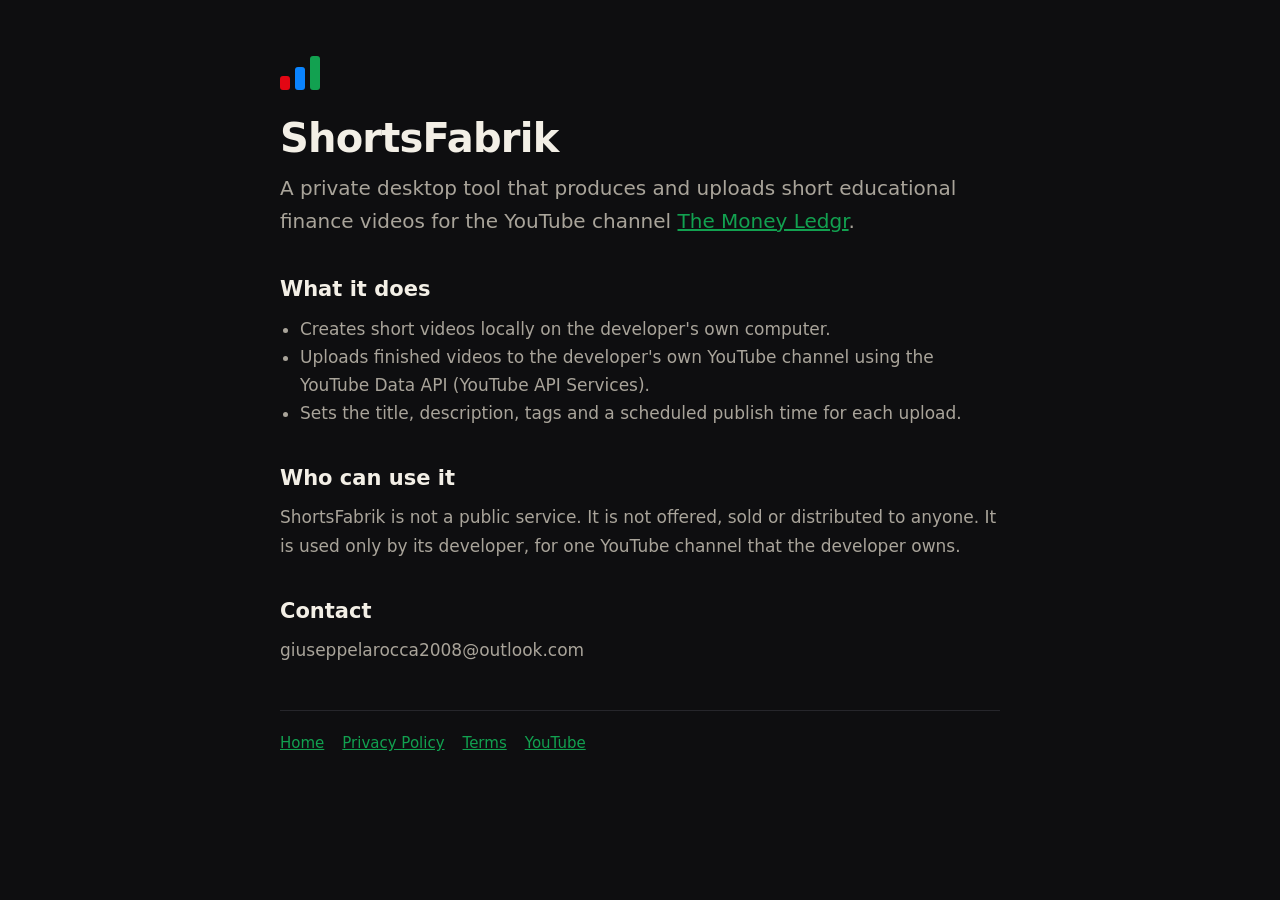
<file: index.html>
<!doctype html><html lang="en"><head><meta charset="utf-8"><meta name="viewport" content="width=device-width,initial-scale=1">
<title>ShortsFabrik</title><link rel="stylesheet" href="style.css"></head><body><main>
<div class="logo" aria-hidden="true"><i style="height:40%;background:var(--r)"></i><i style="height:68%;background:var(--b)"></i><i style="height:100%;background:var(--g)"></i></div>
<h1>ShortsFabrik</h1>
<p class="lead">A private desktop tool that produces and uploads short educational finance videos for the YouTube channel <a href="https://www.youtube.com/@themoneyledgr">The Money Ledgr</a>.</p>
<h2>What it does</h2>
<ul>
<li>Creates short videos locally on the developer's own computer.</li>
<li>Uploads finished videos to the developer's own YouTube channel using the YouTube Data API (YouTube API Services).</li>
<li>Sets the title, description, tags and a scheduled publish time for each upload.</li>
</ul>
<h2>Who can use it</h2>
<p>ShortsFabrik is not a public service. It is not offered, sold or distributed to anyone. It is used only by its developer, for one YouTube channel that the developer owns.</p>
<h2>Contact</h2>
<p>giuseppelarocca2008@outlook.com</p>
<nav><a href="index.html">Home</a><a href="privacy.html">Privacy Policy</a><a href="terms.html">Terms</a><a href="https://www.youtube.com/@themoneyledgr">YouTube</a></nav>
</main></body></html>
</file>
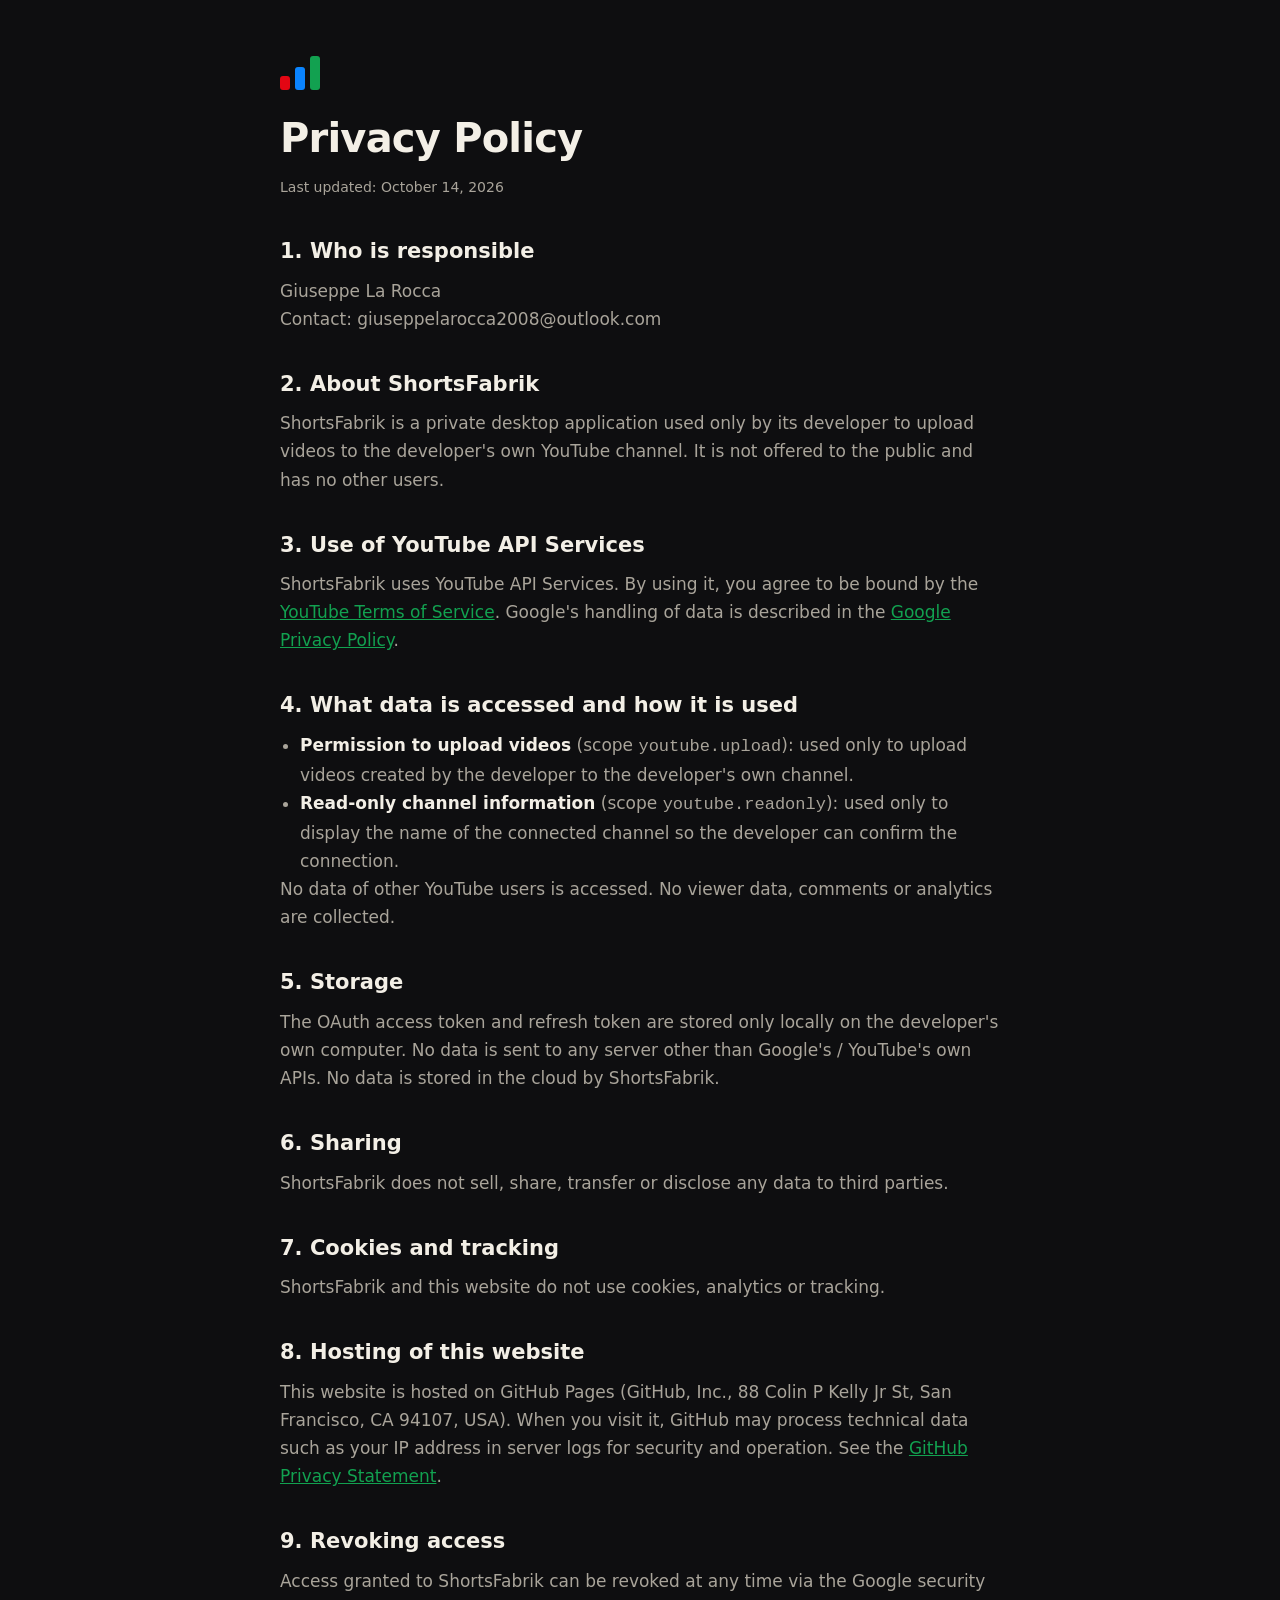
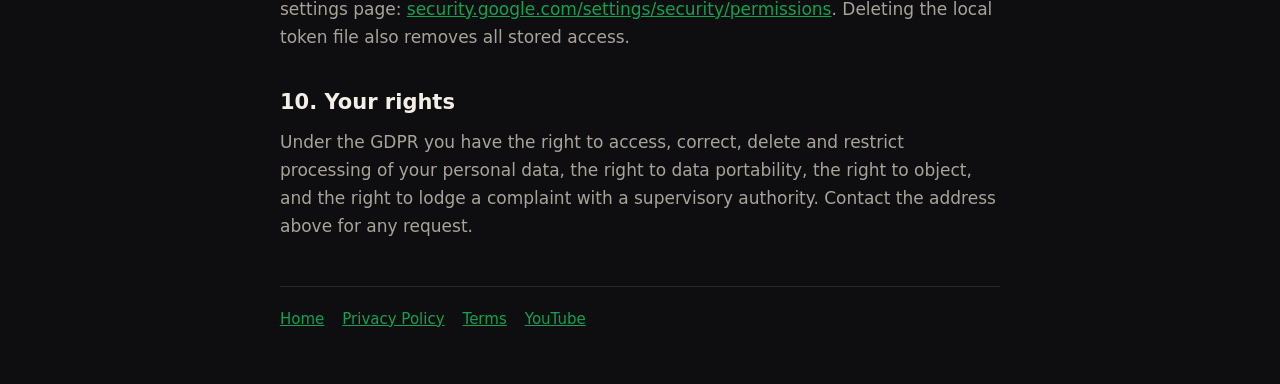
<file: privacy.html>
<!doctype html><html lang="en"><head><meta charset="utf-8"><meta name="viewport" content="width=device-width,initial-scale=1">
<title>Privacy Policy – ShortsFabrik</title><link rel="stylesheet" href="style.css"></head><body><main>
<div class="logo" aria-hidden="true"><i style="height:40%;background:var(--r)"></i><i style="height:68%;background:var(--b)"></i><i style="height:100%;background:var(--g)"></i></div>
<h1>Privacy Policy</h1>
<p><small>Last updated: October 14, 2026</small></p>

<h2>1. Who is responsible</h2>
<p>Giuseppe La Rocca<br>Contact: giuseppelarocca2008@outlook.com</p>

<h2>2. About ShortsFabrik</h2>
<p>ShortsFabrik is a private desktop application used only by its developer to upload videos to the developer's own YouTube channel. It is not offered to the public and has no other users.</p>

<h2>3. Use of YouTube API Services</h2>
<p>ShortsFabrik uses YouTube API Services. By using it, you agree to be bound by the <a href="https://www.youtube.com/t/terms">YouTube Terms of Service</a>. Google's handling of data is described in the <a href="https://policies.google.com/privacy">Google Privacy Policy</a>.</p>

<h2>4. What data is accessed and how it is used</h2>
<ul>
<li><b>Permission to upload videos</b> (scope <code>youtube.upload</code>): used only to upload videos created by the developer to the developer's own channel.</li>
<li><b>Read-only channel information</b> (scope <code>youtube.readonly</code>): used only to display the name of the connected channel so the developer can confirm the connection.</li>
</ul>
<p>No data of other YouTube users is accessed. No viewer data, comments or analytics are collected.</p>

<h2>5. Storage</h2>
<p>The OAuth access token and refresh token are stored only locally on the developer's own computer. No data is sent to any server other than Google's / YouTube's own APIs. No data is stored in the cloud by ShortsFabrik.</p>

<h2>6. Sharing</h2>
<p>ShortsFabrik does not sell, share, transfer or disclose any data to third parties.</p>

<h2>7. Cookies and tracking</h2>
<p>ShortsFabrik and this website do not use cookies, analytics or tracking.</p>

<h2>8. Hosting of this website</h2>
<p>This website is hosted on GitHub Pages (GitHub, Inc., 88 Colin P Kelly Jr St, San Francisco, CA 94107, USA). When you visit it, GitHub may process technical data such as your IP address in server logs for security and operation. See the <a href="https://docs.github.com/en/site-policy/privacy-policies/github-general-privacy-statement">GitHub Privacy Statement</a>.</p>

<h2>9. Revoking access</h2>
<p>Access granted to ShortsFabrik can be revoked at any time via the Google security settings page: <a href="https://security.google.com/settings/security/permissions">security.google.com/settings/security/permissions</a>. Deleting the local token file also removes all stored access.</p>

<h2>10. Your rights</h2>
<p>Under the GDPR you have the right to access, correct, delete and restrict processing of your personal data, the right to data portability, the right to object, and the right to lodge a complaint with a supervisory authority. Contact the address above for any request.</p>
<nav><a href="index.html">Home</a><a href="privacy.html">Privacy Policy</a><a href="terms.html">Terms</a><a href="https://www.youtube.com/@themoneyledgr">YouTube</a></nav>
</main></body></html>
</file>
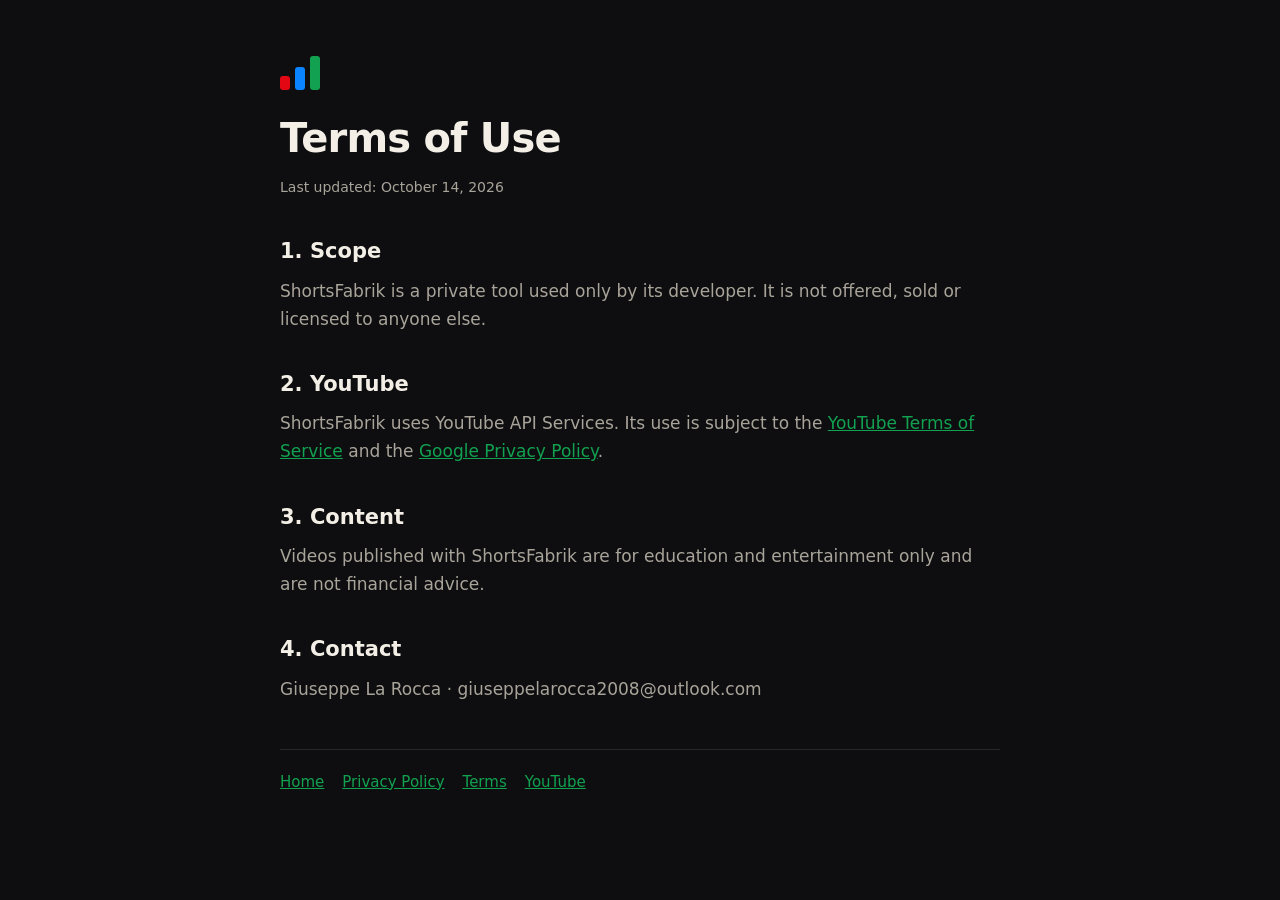
<file: terms.html>
<!doctype html><html lang="en"><head><meta charset="utf-8"><meta name="viewport" content="width=device-width,initial-scale=1">
<title>Terms – ShortsFabrik</title><link rel="stylesheet" href="style.css"></head><body><main>
<div class="logo" aria-hidden="true"><i style="height:40%;background:var(--r)"></i><i style="height:68%;background:var(--b)"></i><i style="height:100%;background:var(--g)"></i></div>
<h1>Terms of Use</h1>
<p><small>Last updated: October 14, 2026</small></p>
<h2>1. Scope</h2>
<p>ShortsFabrik is a private tool used only by its developer. It is not offered, sold or licensed to anyone else.</p>
<h2>2. YouTube</h2>
<p>ShortsFabrik uses YouTube API Services. Its use is subject to the <a href="https://www.youtube.com/t/terms">YouTube Terms of Service</a> and the <a href="https://policies.google.com/privacy">Google Privacy Policy</a>.</p>
<h2>3. Content</h2>
<p>Videos published with ShortsFabrik are for education and entertainment only and are not financial advice.</p>
<h2>4. Contact</h2>
<p>Giuseppe La Rocca · giuseppelarocca2008@outlook.com</p>
<nav><a href="index.html">Home</a><a href="privacy.html">Privacy Policy</a><a href="terms.html">Terms</a><a href="https://www.youtube.com/@themoneyledgr">YouTube</a></nav>
</main></body></html>
</file>
<file: style.css>
:root{--bg:#0E0E10;--fg:#F3EFE6;--mute:#a9a49a;--g:#12A150;--b:#0A84FF;--r:#E30613;--line:#26262b}
*{box-sizing:border-box;margin:0;padding:0}
body{background:var(--bg);color:var(--fg);font:17px/1.65 system-ui,-apple-system,"Segoe UI",Roboto,sans-serif;padding:56px 20px}
main{max-width:720px;margin:0 auto}
.logo{display:flex;align-items:flex-end;gap:5px;height:34px;margin-bottom:26px}
.logo i{display:block;width:10px;border-radius:3px}
h1{font-size:40px;line-height:1.1;letter-spacing:-.02em;margin-bottom:12px}
h2{font-size:21px;margin:34px 0 8px}
p,li{color:var(--mute)}
ul{margin:8px 0 0 20px}
b,strong{color:var(--fg)}
a{color:var(--g)}
.lead{font-size:20px;margin-bottom:8px}
nav{display:flex;gap:18px;margin-top:46px;padding-top:20px;border-top:1px solid var(--line);font-size:15px;flex-wrap:wrap}
small{color:var(--mute);font-size:14px}
</file>
